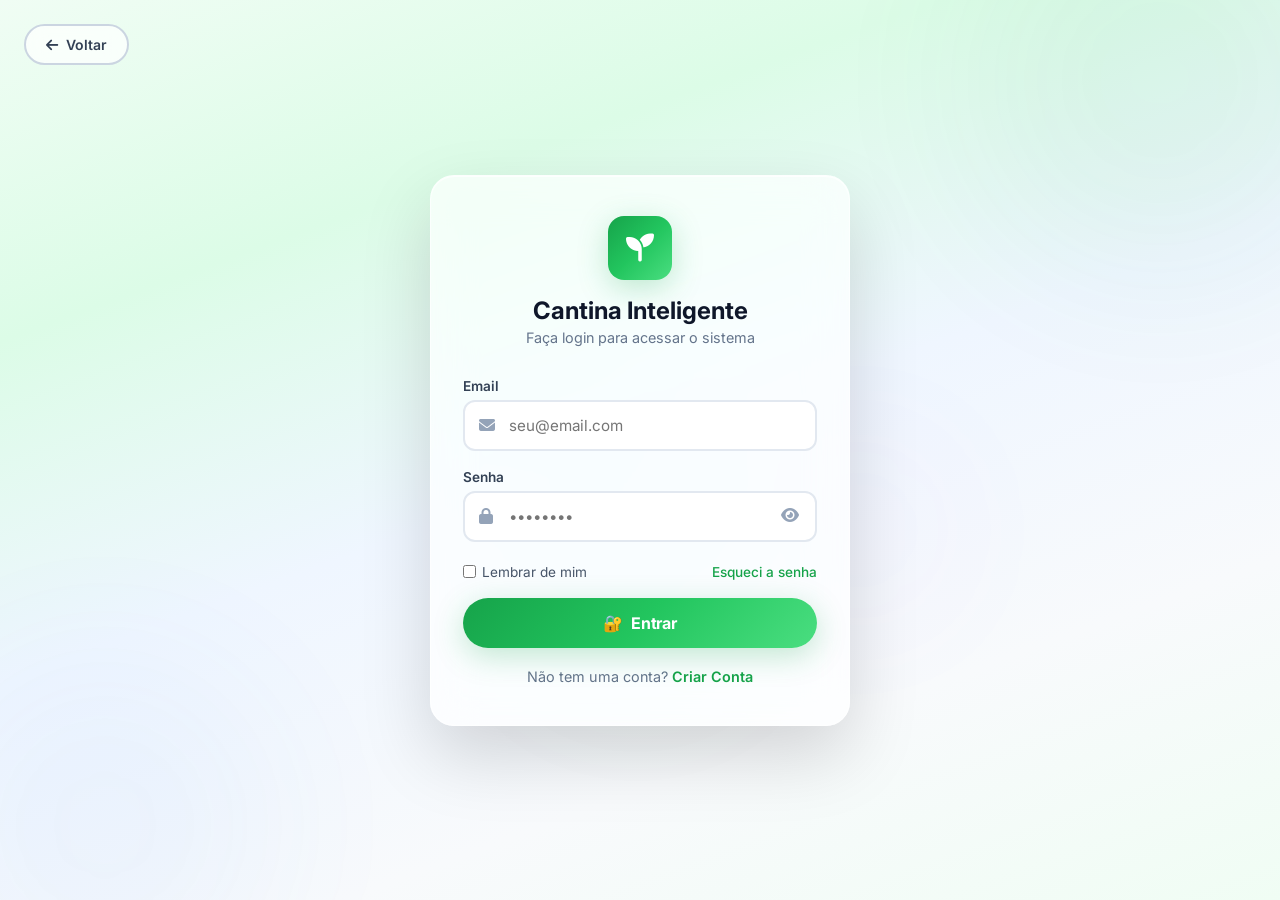
<file: trab cidad/login.html>
<!DOCTYPE html>
<html lang="pt-BR">
<head>
    <meta charset="UTF-8">
    <meta name="viewport" content="width=device-width, initial-scale=1.0">
    <title>Login | Cantina Inteligente</title>

    <!-- Google Fonts -->
    <link rel="preconnect" href="https://fonts.googleapis.com">
    <link rel="preconnect" href="https://fonts.gstatic.com" crossorigin>
    <link href="https://fonts.googleapis.com/css2?family=Inter:wght@300;400;500;600;700;800;900&display=swap" rel="stylesheet">

    <!-- Font Awesome -->
    <link rel="stylesheet" href="https://cdnjs.cloudflare.com/ajax/libs/font-awesome/6.4.0/css/all.min.css">

    <style>
        :root {
            --green-50: #f0fdf4;
            --green-100: #dcfce7;
            --green-200: #bbf7d0;
            --green-300: #86efac;
            --green-400: #4ade80;
            --green-500: #22c55e;
            --green-600: #16a34a;
            --green-700: #15803d;
            --green-800: #166534;
            --green-900: #14532d;
            --slate-50: #f8fafc;
            --slate-100: #f1f5f9;
            --slate-200: #e2e8f0;
            --slate-300: #cbd5e1;
            --slate-400: #94a3b8;
            --slate-500: #64748b;
            --slate-600: #475569;
            --slate-700: #334155;
            --slate-800: #1e293b;
            --slate-900: #0f172a;
            --white: #ffffff;
            --gradient-green: linear-gradient(135deg, #16a34a 0%, #22c55e 50%, #4ade80 100%);
            --shadow-sm: 0 1px 3px rgba(0,0,0,0.06);
            --shadow-md: 0 4px 12px rgba(0,0,0,0.08);
            --shadow-lg: 0 10px 30px rgba(0,0,0,0.1);
            --shadow-xl: 0 20px 50px rgba(0,0,0,0.12);
            --shadow-2xl: 0 30px 70px rgba(0,0,0,0.15);
            --shadow-green: 0 8px 30px rgba(22,163,74,0.25);
            --radius-sm: 8px;
            --radius-md: 12px;
            --radius-lg: 16px;
            --radius-xl: 20px;
            --radius-2xl: 24px;
            --radius-full: 9999px;
            --transition-fast: 0.2s cubic-bezier(0.4,0,0.2,1);
            --transition-base: 0.3s cubic-bezier(0.4,0,0.2,1);
            --transition-spring: 0.5s cubic-bezier(0.34,1.56,0.64,1);
        }

        * { margin: 0; padding: 0; box-sizing: border-box; }
        html { scroll-behavior: smooth; font-size: 16px; -webkit-font-smoothing: antialiased; }
        body {
            font-family: 'Inter', -apple-system, BlinkMacSystemFont, 'Segoe UI', Roboto, sans-serif;
            background: linear-gradient(160deg, #f0fdf4 0%, #dcfce7 25%, #eff6ff 50%, #f8fafc 75%, #f0fdf4 100%);
            min-height: 100vh;
            display: flex;
            align-items: center;
            justify-content: center;
            position: relative;
            overflow-x: hidden;
        }

        /* Formas abstratas de fundo */
        .bg-shapes { position: absolute; inset: 0; pointer-events: none; overflow: hidden; }
        .bg-shape {
            position: absolute;
            border-radius: 50%;
            filter: blur(80px);
            opacity: 0.4;
            animation: floatShape 20s ease-in-out infinite;
        }
        .bg-shape-1 { width: 400px; height: 400px; background: rgba(22,163,74,0.15); top: -120px; right: -80px; }
        .bg-shape-2 { width: 350px; height: 350px; background: rgba(59,130,246,0.12); bottom: -100px; left: -70px; animation-delay: -7s; }
        .bg-shape-3 { width: 250px; height: 250px; background: rgba(34,197,94,0.1); top: 50%; left: 40%; animation-delay: -14s; }
        .bg-shape-4 { width: 200px; height: 200px; background: rgba(168,85,247,0.08); bottom: 30%; right: 25%; animation-delay: -5s; }
        @keyframes floatShape {
            0%, 100% { transform: translate(0,0) scale(1); }
            25% { transform: translate(30px,-40px) scale(1.1); }
            50% { transform: translate(-20px,20px) scale(0.9); }
            75% { transform: translate(-40px,-20px) scale(1.05); }
        }

        /* Container principal */
        .auth-container {
            position: relative;
            z-index: 1;
            width: 100%;
            max-width: 460px;
            padding: 20px;
        }

        /* Card glass */
        .auth-card {
            background: rgba(255,255,255,0.75);
            backdrop-filter: blur(20px) saturate(180%);
            -webkit-backdrop-filter: blur(20px) saturate(180%);
            border: 1px solid rgba(255,255,255,0.6);
            border-radius: var(--radius-2xl);
            padding: 40px 32px;
            box-shadow: var(--shadow-2xl), inset 0 1px 0 rgba(255,255,255,0.8);
            transition: all var(--transition-base);
            animation: fadeSlideIn 0.5s ease;
        }
        @keyframes fadeSlideIn {
            from { opacity: 0; transform: translateY(15px); }
            to { opacity: 1; transform: translateY(0); }
        }

        /* Header */
        .auth-header { text-align: center; margin-bottom: 32px; }
        .auth-logo {
            width: 64px;
            height: 64px;
            border-radius: 16px;
            background: var(--gradient-green);
            display: flex;
            align-items: center;
            justify-content: center;
            margin: 0 auto 16px;
            font-size: 28px;
            color: white;
            box-shadow: var(--shadow-green);
            transition: transform var(--transition-spring);
        }
        .auth-logo:hover { transform: scale(1.05) rotate(-5deg); }
        .auth-header h2 { font-size: 1.5rem; font-weight: 700; color: var(--slate-900); margin-bottom: 4px; }
        .auth-header p { color: var(--slate-500); font-size: 0.9rem; }

        /* Formulário */
        .auth-form { display: flex; flex-direction: column; gap: 18px; }
        .input-group { display: flex; flex-direction: column; gap: 6px; }
        .input-group label { font-weight: 600; font-size: 0.85rem; color: var(--slate-700); }
        .input-wrapper { position: relative; display: flex; align-items: center; }
        .input-icon {
            position: absolute;
            left: 16px;
            color: var(--slate-400);
            font-size: 16px;
            z-index: 1;
            pointer-events: none;
            transition: color var(--transition-fast);
        }
        .input-wrapper input {
            width: 100%;
            padding: 14px 44px 14px 44px;
            border: 2px solid var(--slate-200);
            border-radius: var(--radius-md);
            font-family: 'Inter', sans-serif;
            font-size: 0.95rem;
            color: var(--slate-800);
            background: var(--white);
            transition: all var(--transition-fast);
            outline: none;
        }
        .input-wrapper input:focus {
            border-color: var(--green-500);
            box-shadow: 0 0 0 4px rgba(22,163,74,0.08);
        }
        .input-wrapper input:focus ~ .input-icon,
        .input-wrapper input:focus + .input-icon { color: var(--green-600); }
        .input-wrapper input.error {
            border-color: #ef4444;
            box-shadow: 0 0 0 4px rgba(239,68,68,0.08);
        }
        .toggle-password {
            position: absolute;
            right: 12px;
            background: none;
            border: none;
            cursor: pointer;
            color: var(--slate-400);
            padding: 6px;
            font-size: 16px;
            transition: color var(--transition-fast);
            z-index: 1;
        }
        .toggle-password:hover { color: var(--slate-600); }
        .error-msg { font-size: 0.75rem; color: #ef4444; display: none; }
        .input-wrapper input.error ~ .error-msg { display: block; }

        /* Botão */
        .btn-auth {
            display: inline-flex;
            align-items: center;
            justify-content: center;
            gap: 8px;
            width: 100%;
            padding: 15px 28px;
            border-radius: var(--radius-full);
            font-family: 'Inter', sans-serif;
            font-weight: 700;
            font-size: 1rem;
            border: none;
            cursor: pointer;
            background: var(--gradient-green);
            color: white;
            box-shadow: var(--shadow-green);
            transition: all var(--transition-spring);
            letter-spacing: -0.2px;
            position: relative;
            overflow: hidden;
        }
        .btn-auth:hover { transform: translateY(-2px); box-shadow: 0 12px 35px rgba(22,163,74,0.35); }
        .btn-auth:disabled { opacity: 0.7; cursor: not-allowed; transform: none; }
        .btn-auth .btn-loader { display: none; width: 20px; height: 20px; border: 2.5px solid rgba(255,255,255,0.3); border-top-color: white; border-radius: 50%; animation: spin 0.8s linear infinite; }
        .btn-auth.loading .btn-text { opacity: 0; }
        .btn-auth.loading .btn-icon { opacity: 0; }
        .btn-auth.loading .btn-loader { display: block; position: absolute; }
        @keyframes spin { to { transform: rotate(360deg); } }

        /* Links */
        .auth-links { display: flex; justify-content: space-between; align-items: center; margin-top: 4px; }
        .auth-link { font-size: 0.85rem; color: var(--green-600); font-weight: 500; text-decoration: none; transition: color var(--transition-fast); }
        .auth-link:hover { color: var(--green-700); text-decoration: underline; }
        .auth-switch { text-align: center; margin-top: 20px; font-size: 0.9rem; color: var(--slate-500); }
        .auth-switch a { color: var(--green-600); font-weight: 600; text-decoration: none; transition: color var(--transition-fast); }
        .auth-switch a:hover { color: var(--green-700); text-decoration: underline; }

        /* Botão voltar */
        .btn-back {
            position: fixed;
            top: 24px;
            left: 24px;
            z-index: 10;
            display: inline-flex;
            align-items: center;
            gap: 8px;
            padding: 10px 20px;
            border-radius: var(--radius-full);
            font-family: 'Inter', sans-serif;
            font-weight: 600;
            font-size: 0.875rem;
            border: 2px solid var(--slate-300);
            background: rgba(255,255,255,0.7);
            backdrop-filter: blur(10px);
            -webkit-backdrop-filter: blur(10px);
            color: var(--slate-700);
            cursor: pointer;
            transition: all var(--transition-fast);
            text-decoration: none;
        }
        .btn-back:hover {
            border-color: var(--green-500);
            color: var(--green-700);
            background: rgba(255,255,255,0.9);
            transform: translateY(-1px);
        }

        /* Toast */
        .toast-container { position: fixed; top: 24px; right: 24px; z-index: 6000; display: flex; flex-direction: column; gap: 10px; }
        .toast {
            background: white;
            padding: 16px 20px;
            border-radius: var(--radius-lg);
            box-shadow: var(--shadow-2xl);
            display: flex;
            align-items: center;
            gap: 12px;
            font-weight: 600;
            font-size: 0.9rem;
            color: var(--slate-800);
            animation: toastIn 0.5s ease forwards, toastOut 0.4s ease 3s forwards;
            max-width: 400px;
            border-left: 4px solid var(--green-600);
        }
        .toast.error { border-left-color: #ef4444; }
        .toast i { font-size: 20px; }
        .toast i.success { color: var(--green-600); }
        .toast i.error { color: #ef4444; }
        @keyframes toastIn { from { opacity: 0; transform: translateX(100px); } to { opacity: 1; transform: translateX(0); } }
        @keyframes toastOut { from { opacity: 1; transform: translateX(0); } to { opacity: 0; transform: translateX(100px); } }

        /* Responsivo */
        @media (max-width: 480px) {
            .auth-card { padding: 28px 20px; }
            .auth-header h2 { font-size: 1.3rem; }
            .btn-back { top: 12px; left: 12px; padding: 8px 14px; font-size: 0.8rem; }
            .toast-container { top: 12px; right: 12px; left: 12px; }
            .toast { max-width: 100%; }
        }
    </style>
</head>
<body>

    <!-- Formas de fundo -->
    <div class="bg-shapes">
        <div class="bg-shape bg-shape-1"></div>
        <div class="bg-shape bg-shape-2"></div>
        <div class="bg-shape bg-shape-3"></div>
        <div class="bg-shape bg-shape-4"></div>
    </div>

    <!-- Botão Voltar -->
    <a href="index.html" class="btn-back">
        <i class="fa-solid fa-arrow-left"></i> Voltar
    </a>

    <!-- Toast Container -->
    <div class="toast-container" id="toastContainer"></div>

    <!-- Container Principal -->
    <div class="auth-container">

        <!-- ============ PAINEL DE LOGIN ============ -->
        <div class="auth-card" id="loginPanel">
            <div class="auth-header">
                <div class="auth-logo"><i class="fa-solid fa-seedling"></i></div>
                <h2>Cantina Inteligente</h2>
                <p>Faça login para acessar o sistema</p>
            </div>
            <form class="auth-form" id="loginForm" autocomplete="off">
                <!-- Email -->
                <div class="input-group">
                    <label for="loginEmail">Email</label>
                    <div class="input-wrapper">
                        <i class="fa-solid fa-envelope input-icon"></i>
                        <input type="email" id="loginEmail" placeholder="seu@email.com" required>
                    </div>
                    <span class="error-msg">Por favor, informe um email válido.</span>
                </div>

                <!-- Senha -->
                <div class="input-group">
                    <label for="loginPassword">Senha</label>
                    <div class="input-wrapper">
                        <i class="fa-solid fa-lock input-icon"></i>
                        <input type="password" id="loginPassword" placeholder="••••••••" required minlength="6">
                        <button type="button" class="toggle-password" onclick="togglePassword('loginPassword', this)">
                            <i class="fa-solid fa-eye"></i>
                        </button>
                    </div>
                    <span class="error-msg">A senha deve ter no mínimo 6 caracteres.</span>
                </div>

                <!-- Links -->
                <div class="auth-links">
                    <label style="display:flex;align-items:center;gap:6px;font-size:0.85rem;color:var(--slate-600);cursor:pointer;">
                        <input type="checkbox" id="rememberMe" style="accent-color:var(--green-600);"> Lembrar de mim
                    </label>
                    <a href="#" class="auth-link" onclick="forgotPassword(event)">Esqueci a senha</a>
                </div>

                <!-- Botão -->
                <button type="submit" class="btn-auth">
                    <span class="btn-icon">🔐</span>
                    <span class="btn-text">Entrar</span>
                    <div class="btn-loader"></div>
                </button>
            </form>

            <p class="auth-switch">
                Não tem uma conta? <a href="#" onclick="showRegister(event)">Criar Conta</a>
            </p>
        </div>

        <!-- ============ PAINEL DE CADASTRO ============ -->
        <div class="auth-card" id="registerPanel" style="display:none;">
            <div class="auth-header">
                <div class="auth-logo"><i class="fa-solid fa-user-plus"></i></div>
                <h2>Criar Conta</h2>
                <p>Cadastre-se na Cantina Inteligente</p>
            </div>
            <form class="auth-form" id="registerForm" autocomplete="off">
                <!-- Nome -->
                <div class="input-group">
                    <label for="registerName">Nome Completo</label>
                    <div class="input-wrapper">
                        <i class="fa-solid fa-user input-icon"></i>
                        <input type="text" id="registerName" placeholder="Seu nome completo" required>
                    </div>
                    <span class="error-msg">Por favor, informe seu nome.</span>
                </div>

                <!-- Email -->
                <div class="input-group">
                    <label for="registerEmail">Email</label>
                    <div class="input-wrapper">
                        <i class="fa-solid fa-envelope input-icon"></i>
                        <input type="email" id="registerEmail" placeholder="seu@email.com" required>
                    </div>
                    <span class="error-msg">Por favor, informe um email válido.</span>
                </div>

                <!-- Senha -->
                <div class="input-group">
                    <label for="registerPassword">Senha</label>
                    <div class="input-wrapper">
                        <i class="fa-solid fa-lock input-icon"></i>
                        <input type="password" id="registerPassword" placeholder="Mínimo 6 caracteres" required minlength="6">
                        <button type="button" class="toggle-password" onclick="togglePassword('registerPassword', this)">
                            <i class="fa-solid fa-eye"></i>
                        </button>
                    </div>
                    <span class="error-msg">A senha deve ter no mínimo 6 caracteres.</span>
                </div>

                <!-- Confirmar Senha -->
                <div class="input-group">
                    <label for="registerConfirmPassword">Confirmar Senha</label>
                    <div class="input-wrapper">
                        <i class="fa-solid fa-lock input-icon"></i>
                        <input type="password" id="registerConfirmPassword" placeholder="Repita a senha" required minlength="6">
                        <button type="button" class="toggle-password" onclick="togglePassword('registerConfirmPassword', this)">
                            <i class="fa-solid fa-eye"></i>
                        </button>
                    </div>
                    <span class="error-msg">As senhas não conferem.</span>
                </div>

                <!-- Botão -->
                <button type="submit" class="btn-auth">
                    <span class="btn-icon">✨</span>
                    <span class="btn-text">Cadastrar</span>
                    <div class="btn-loader"></div>
                </button>
            </form>

            <p class="auth-switch">
                Já tem uma conta? <a href="#" onclick="showLogin(event)">Fazer Login</a>
            </p>
        </div>
    </div>

    <script>
        // ============ FUNÇÕES AUXILIARES ============
        function showToast(message, type = 'success') {
            const container = document.getElementById('toastContainer');
            const toast = document.createElement('div');
            toast.className = 'toast' + (type === 'error' ? ' error' : '');
            const iconClass = type === 'success' ? 'fa-circle-check success' : 'fa-circle-exclamation error';
            toast.innerHTML = `<i class="fa-solid ${iconClass}"></i> ${message}`;
            container.appendChild(toast);
            setTimeout(() => toast.remove(), 3500);
        }

        function togglePassword(inputId, button) {
            const input = document.getElementById(inputId);
            const icon = button.querySelector('i');
            if (input.type === 'password') {
                input.type = 'text';
                icon.classList.replace('fa-eye', 'fa-eye-slash');
            } else {
                input.type = 'password';
                icon.classList.replace('fa-eye-slash', 'fa-eye');
            }
        }

        // ============ NAVEGAÇÃO ENTRE PAINÉIS ============
        function showRegister(event) {
            if (event) event.preventDefault();
            const loginPanel = document.getElementById('loginPanel');
            const registerPanel = document.getElementById('registerPanel');
            loginPanel.style.display = 'none';
            registerPanel.style.display = 'block';
            registerPanel.style.animation = 'none';
            registerPanel.offsetHeight;
            registerPanel.style.animation = 'fadeSlideIn 0.4s ease';
        }

        function showLogin(event) {
            if (event) event.preventDefault();
            const loginPanel = document.getElementById('loginPanel');
            const registerPanel = document.getElementById('registerPanel');
            registerPanel.style.display = 'none';
            loginPanel.style.display = 'block';
            loginPanel.style.animation = 'none';
            loginPanel.offsetHeight;
            loginPanel.style.animation = 'fadeSlideIn 0.4s ease';
        }

        // ============ ESQUECI SENHA ============
        function forgotPassword(event) {
            if (event) event.preventDefault();
            const email = document.getElementById('loginEmail').value.trim();
            if (email && /^[^\s@]+@[^\s@]+\.[^\s@]+$/.test(email)) {
                showToast('📧 Link de recuperação enviado para ' + email, 'success');
            } else {
                showToast('⚠️ Por favor, informe um email válido no campo acima.', 'error');
                document.getElementById('loginEmail').focus();
            }
        }

        // ============ VALIDAÇÃO DE LOGIN ============
        document.getElementById('loginForm').addEventListener('submit', function(e) {
            e.preventDefault();

            const email = document.getElementById('loginEmail');
            const password = document.getElementById('loginPassword');
            let isValid = true;

            // Resetar erros
            [email, password].forEach(el => el.classList.remove('error'));

            // Validar email
            const emailRegex = /^[^\s@]+@[^\s@]+\.[^\s@]+$/;
            if (!email.value.trim() || !emailRegex.test(email.value.trim())) {
                email.classList.add('error');
                isValid = false;
            }

            // Validar senha
            if (!password.value.trim() || password.value.trim().length < 6) {
                password.classList.add('error');
                isValid = false;
            }

            if (isValid) {
                const btn = this.querySelector('.btn-auth');
                btn.classList.add('loading');
                btn.disabled = true;

                // Simular autenticação
                setTimeout(() => {
                    btn.classList.remove('loading');
                    btn.disabled = false;

                    // Salvar usuário no localStorage
                    const user = {
                        isLogged: true,
                        username: email.value.split('@')[0],
                        email: email.value,
                        loginTime: new Date().toISOString()
                    };

                    // Verificar "Lembrar de mim"
                    const rememberMe = document.getElementById('rememberMe').checked;
                    if (rememberMe) {
                        localStorage.setItem('rememberedUser', JSON.stringify({ email: email.value }));
                    } else {
                        localStorage.removeItem('rememberedUser');
                    }

                    localStorage.setItem('currentUser', JSON.stringify(user));
                    showToast('✅ Login realizado com sucesso! Redirecionando...', 'success');

                    // Redirecionar para a página principal
                    setTimeout(() => {
                        window.location.href = 'index.html';
                    }, 1000);
                }, 1500);
            } else {
                // Focar no primeiro campo com erro
                const firstError = this.querySelector('.error');
                if (firstError) firstError.focus();
                showToast('⚠️ Por favor, corrija os campos destacados.', 'error');
            }
        });

        // ============ VALIDAÇÃO DE CADASTRO ============
        document.getElementById('registerForm').addEventListener('submit', function(e) {
            e.preventDefault();

            const name = document.getElementById('registerName');
            const email = document.getElementById('registerEmail');
            const password = document.getElementById('registerPassword');
            const confirmPassword = document.getElementById('registerConfirmPassword');
            let isValid = true;

            // Resetar erros
            [name, email, password, confirmPassword].forEach(el => el.classList.remove('error'));

            // Validar nome
            if (!name.value.trim() || name.value.trim().length < 2) {
                name.classList.add('error');
                isValid = false;
            }

            // Validar email
            const emailRegex = /^[^\s@]+@[^\s@]+\.[^\s@]+$/;
            if (!email.value.trim() || !emailRegex.test(email.value.trim())) {
                email.classList.add('error');
                isValid = false;
            }

            // Validar senha
            if (!password.value.trim() || password.value.trim().length < 6) {
                password.classList.add('error');
                isValid = false;
            }

            // Validar confirmação
            if (password.value.trim() !== confirmPassword.value.trim()) {
                confirmPassword.classList.add('error');
                isValid = false;
            }

            if (isValid) {
                const btn = this.querySelector('.btn-auth');
                btn.classList.add('loading');
                btn.disabled = true;

                // Simular cadastro
                setTimeout(() => {
                    btn.classList.remove('loading');
                    btn.disabled = false;

                    showToast('✅ Cadastro realizado com sucesso! Faça login para continuar.', 'success');

                    // Limpar formulário
                    this.reset();

                    // Voltar para o login
                    setTimeout(() => {
                        showLogin();
                        // Preencher email automaticamente
                        document.getElementById('loginEmail').value = email.value;
                    }, 1000);
                }, 1500);
            } else {
                const firstError = this.querySelector('.error');
                if (firstError) firstError.focus();
                showToast('⚠️ Por favor, corrija os campos destacados.', 'error');
            }
        });

        // ============ REMOVER ERROS AO DIGITAR ============
        document.querySelectorAll('input').forEach(input => {
            input.addEventListener('input', function() {
                if (this.classList.contains('error')) {
                    this.classList.remove('error');
                }
            });
        });

        // ============ CARREGAR EMAIL LEMBRADO ============
        window.addEventListener('DOMContentLoaded', function() {
            const rememberedUser = JSON.parse(localStorage.getItem('rememberedUser'));
            if (rememberedUser && rememberedUser.email) {
                document.getElementById('loginEmail').value = rememberedUser.email;
                document.getElementById('rememberMe').checked = true;
            }

            // Verificar se já está logado
            const currentUser = JSON.parse(localStorage.getItem('currentUser'));
            if (currentUser && currentUser.isLogged) {
                showToast('👋 Você já está logado! Redirecionando...', 'success');
                setTimeout(() => {
                    window.location.href = 'index.html';
                }, 1000);
            }
        });

        // ============ TECLA ENTER PARA LOGIN RÁPIDO ============
        document.addEventListener('keydown', function(e) {
            if (e.key === 'Enter' && document.getElementById('loginPanel').style.display !== 'none') {
                const email = document.getElementById('loginEmail');
                const password = document.getElementById('loginPassword');
                if (document.activeElement === email) {
                    password.focus();
                }
            }
        });

        console.log('%c🔐 Cantina Inteligente %c| %cSistema de Autenticação',
            'font-weight:bold;color:#16a34a;', '', 'color:#64748b;');
        console.log('%cLogin e Cadastro prontos para uso.', 'color:#94a3b8;font-style:italic;');
    </script>
</body>
</html>
</file>
